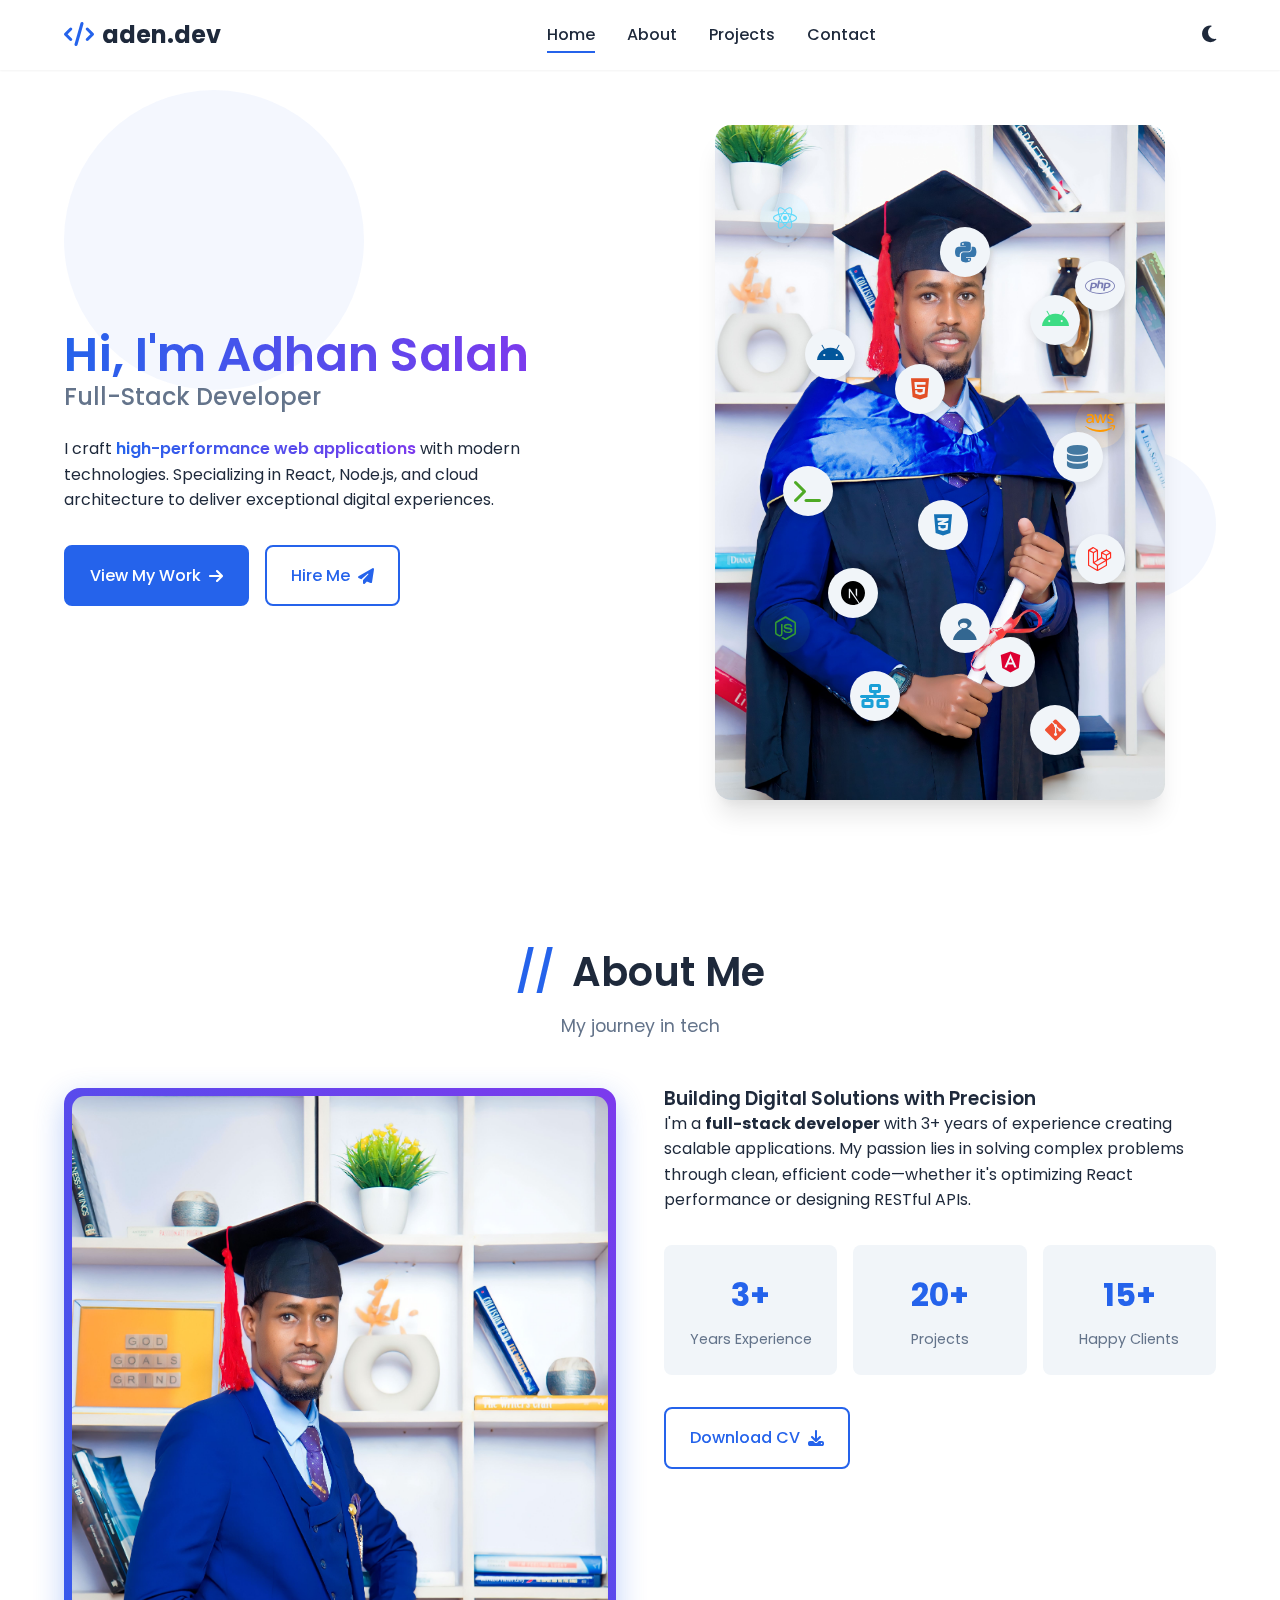
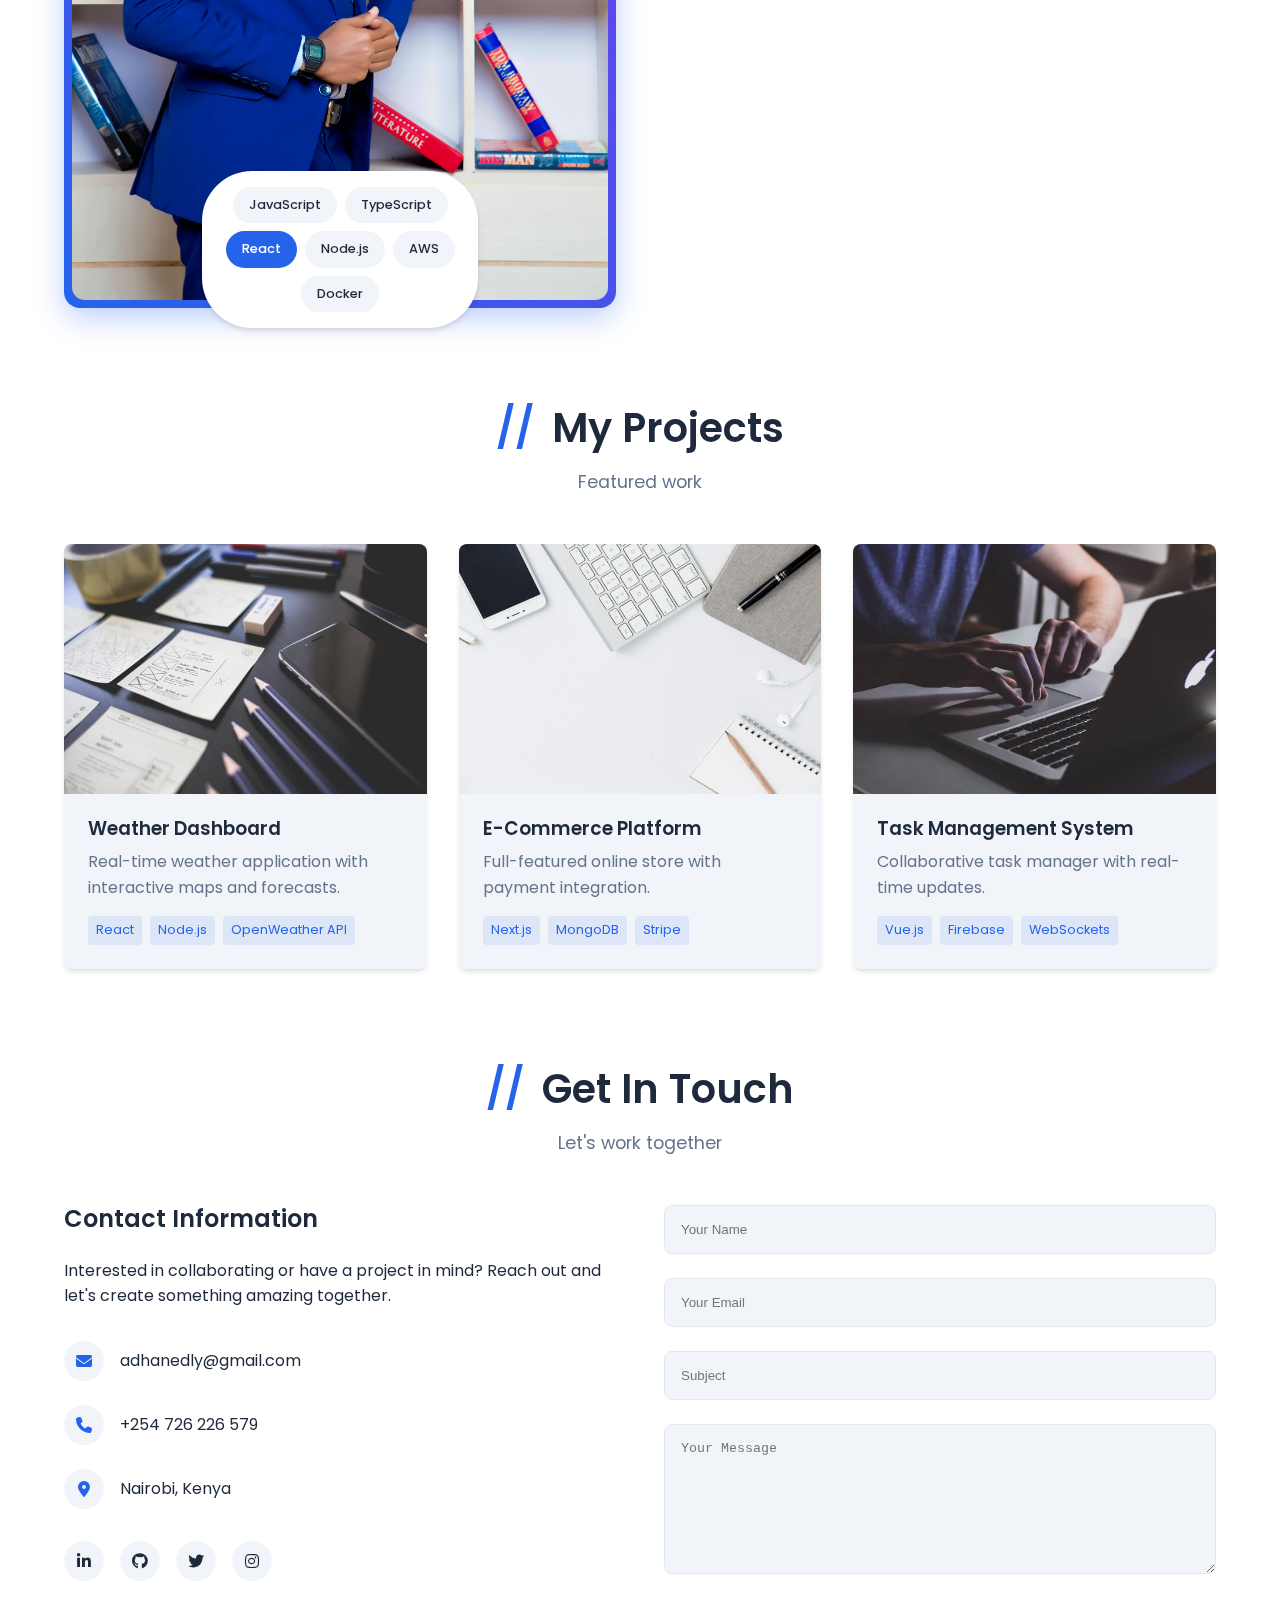
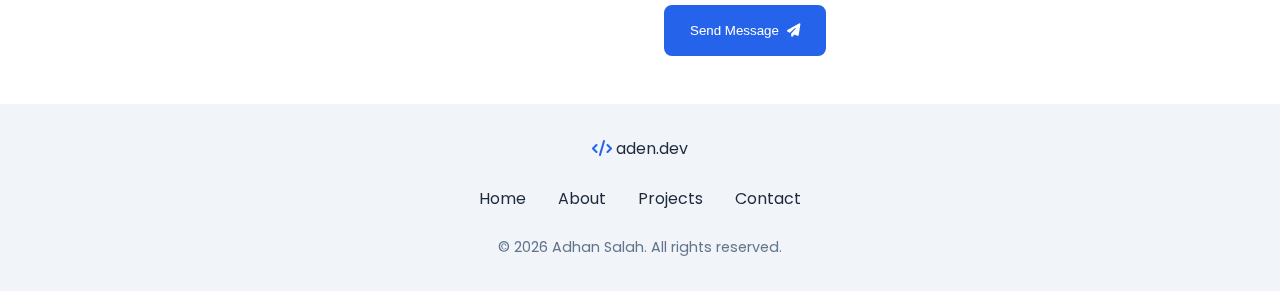
<file: am/index.html>
<!DOCTYPE html>
<html lang="en">
<head>
    <meta charset="UTF-8">
    <meta name="viewport" content="width=device-width, initial-scale=1.0">
    <title>Adhan Salah | Full-Stack Developer</title>
    <link rel="stylesheet" href="https://cdnjs.cloudflare.com/ajax/libs/font-awesome/6.4.0/css/all.min.css">
    <link href="https://fonts.googleapis.com/css2?family=Poppins:wght@300;400;500;600;700&display=swap" rel="stylesheet">
    <link rel="stylesheet" href="assets/style.css">
    <link rel="icon" href="assets/img/favicon.ico">
</head>
<body>
    <!-- Animated Background Elements -->
    <div class="bg-elements">
        <div class="circle"></div>
        <div class="circle"></div>
        <div class="circle"></div>
    </div>

    <!-- Navigation -->
    <nav class="navbar">
        <div class="container">
            <div class="logo">
                <span class="logo-icon"><i class="fas fa-code"></i></span>
                <span class="logo-text">aden.dev</span>
            </div>
            <div class="nav-links">
                <a href="#home" class="nav-link active">Home</a>
                <a href="#about" class="nav-link">About</a>
                <a href="#projects" class="nav-link">Projects</a>
                <a href="#contact" class="nav-link">Contact</a>
            </div>
            <div class="nav-controls">
                <button id="theme-toggle" class="theme-btn">
                    <i class="fas fa-moon"></i>
                </button>
                <button class="hamburger">
                    <i class="fas fa-bars"></i>
                </button>
            </div>
        </div>
    </nav>

    <!-- Hero Section -->
    <section id="home" class="hero">
        <div class="container">
            <div class="hero-content">
                <div class="hero-text">
                    <h1 class="hero-title">
                        <span class="title-gradient">Hi, I'm Adhan Salah</span>
                        <span class="title-sub">Full-Stack Developer</span>
                    </h1>
                    <p class="hero-description">
                        I craft <span class="text-highlight">high-performance web applications</span> with modern technologies.
                        Specializing in React, Node.js, and cloud architecture to deliver exceptional digital experiences.
                    </p>
                    <div class="hero-cta">
                        <a href="#projects" class="btn primary">
                            <span>View My Work</span>
                            <i class="fas fa-arrow-right"></i>
                        </a>
                        <a href="#contact" class="btn secondary">
                            <span>Hire Me</span>
                            <i class="fas fa-paper-plane"></i>
                        </a>
                    </div>
                </div>
                <div class="hero-image">
                    <div class="image-wrapper">
                        <img src="assets/img/Pic1.jpg" alt="Adhan Salah" class="profile-img">
                        <div class="tech-orbits">
                            <div class="orbit react"><i class="fab fa-react"></i></div>
                            <div class="orbit node"><i class="fab fa-node-js"></i></div>
                            <div class="orbit aws"><i class="fab fa-aws"></i></div>
                             <!-- New Orbits -->
                            <div class="orbit php"><i class="fab fa-php"></i></div>
                            <div class="orbit laravel"><i class="fab fa-laravel"></i></div>
                            <div class="orbit flutter"><i class="fab fa-android"></i></div>
                            <div class="orbit cisco"><i class="fas fa-network-wired"></i></div>
                            <div class="orbit python"><i class="fab fa-python"></i></div>
                            <div class="orbit git"><i class="fab fa-git-alt"></i></div>
                            <div class="orbit bash"><i class="fas fa-terminal"></i></div>
                            <div class="orbit android"><i class="fab fa-android"></i></div>
                            <div class="orbit angular"><i class="fab fa-angular"></i></div>
                            <div class="orbit nextjs">
                                <svg viewBox="0 0 128 128" width="24" height="24">
                                    <path d="M64 0C28.7 0 0 28.7 0 64s28.7 64 64 64c11.2 0 21.7-2.9 30.8-7.9L48.4 55.3v36.6h-6.8V41.8h6.8l50.5 75.8C116.4 106.2 128 86.5 128 64c0-35.3-28.7-64-64-64zm22.1 84.6l-7.5-11.3V41.8h7.5v42.8z"></path>
                                </svg>
                            </div>
                            <div class="orbit html"><i class="fab fa-html5"></i></div>
                            <div class="orbit css"><i class="fab fa-css3-alt"></i></div>
                            <div class="orbit mysql"><i class="fas fa-database"></i></div>
                            <div class="orbit postgres">
                                <svg viewBox="0 0 24 24" width="24" height="24">
                                    <path d="M3.787 16.418c1.681-1.592 3.442-2.781 5.404-3.609-2.654-1.393-4.27-3.245-4.27-5.475 0-2.727 2.846-4.818 6.821-4.818 3.975 0 6.822 2.091 6.822 4.818 0 2.23-1.616 4.082-4.27 5.475 1.962.828 3.723 2.017 5.404 3.609 2.752 2.604 4.033 5.515 4.033 8.582H0c0-3.067 1.281-5.978 4.032-8.582zm3.01-6.837c0 1.655 1.624 2.727 3.869 2.727 2.246 0 3.869-1.072 3.869-2.727 0-1.654-1.623-2.727-3.869-2.727-2.245 0-3.869 1.073-3.869 2.727z" fill="#336791"/>
                                </svg>
                            </div>
                        </div>
                        </div>
                    </div>
                </div>
            </div>
        </div>
    </section>

    <!-- About Section -->
    <section id="about" class="about">
        <div class="container">
            <div class="section-header">
                <h2 class="section-title">
                    <span class="title-decorator">//</span> About Me
                </h2>
                <p class="section-subtitle">My journey in tech</p>
            </div>
            <div class="about-content">
                <div class="about-image">
                    <div class="glowing-border">
                        <img src="assets/img/Pic2.jpg" alt="Adhan Working">
                    </div>
                    <div class="skill-cloud">
                        <span class="skill-tag">JavaScript</span>
                        <span class="skill-tag">TypeScript</span>
                        <span class="skill-tag highlight">React</span>
                        <span class="skill-tag">Node.js</span>
                        <span class="skill-tag">AWS</span>
                        <span class="skill-tag">Docker</span>
                    </div>
                </div>
                <div class="about-text">
                    <h3>Building Digital Solutions with Precision</h3>
                    <p>
                        I'm a <strong>full-stack developer</strong> with 3+ years of experience creating scalable applications.
                        My passion lies in solving complex problems through clean, efficient code—whether it's optimizing
                        React performance or designing RESTful APIs.
                    </p>
                    <div class="about-stats">
                        <div class="stat-card">
                            <div class="stat-number">3+</div>
                            <div class="stat-label">Years Experience</div>
                        </div>
                        <div class="stat-card">
                            <div class="stat-number">20+</div>
                            <div class="stat-label">Projects</div>
                        </div>
                        <div class="stat-card">
                            <div class="stat-number">15+</div>
                            <div class="stat-label">Happy Clients</div>
                        </div>
                    </div>
                    <a href="assets/img/Adhan.Salah CV 25.pdf" class="btn outline" download>
                        <span>Download CV</span>
                        <i class="fas fa-download"></i>
                    </a>
                </div>
            </div>
        </div>
    </section>

    <!-- Projects Section -->
    <section id="projects" class="projects">
        <div class="container">
            <div class="section-header">
                <h2 class="section-title">
                    <span class="title-decorator">//</span> My Projects
                </h2>
                <p class="section-subtitle">Featured work</p>
            </div>
            <div class="projects-grid">
                <!-- Project 1 -->
                <div class="project-card">
                    <div class="project-image">
                        <img src="assets/img/work1.jpg" alt="Weather App">
                        <div class="project-links">
                            <a href="#" class="project-link"><i class="fas fa-eye"></i></a>
                            <a href="#" class="project-link"><i class="fab fa-github"></i></a>
                        </div>
                    </div>
                    <div class="project-info">
                        <h3>Weather Dashboard</h3>
                        <p>Real-time weather application with interactive maps and forecasts.</p>
                        <div class="project-tech">
                            <span>React</span>
                            <span>Node.js</span>
                            <span>OpenWeather API</span>
                        </div>
                    </div>
                </div>
                
                <!-- Project 2 -->
                <div class="project-card">
                    <div class="project-image">
                        <img src="assets/img/work2.jpg" alt="E-commerce Platform">
                        <div class="project-links">
                            <a href="#" class="project-link"><i class="fas fa-eye"></i></a>
                            <a href="#" class="project-link"><i class="fab fa-github"></i></a>
                        </div>
                    </div>
                    <div class="project-info">
                        <h3>E-Commerce Platform</h3>
                        <p>Full-featured online store with payment integration.</p>
                        <div class="project-tech">
                            <span>Next.js</span>
                            <span>MongoDB</span>
                            <span>Stripe</span>
                        </div>
                    </div>
                </div>
                
                <!-- Project 3 -->
                <div class="project-card">
                    <div class="project-image">
                        <img src="assets/img/work3.jpg" alt="Task Manager">
                        <div class="project-links">
                            <a href="#" class="project-link"><i class="fas fa-eye"></i></a>
                            <a href="#" class="project-link"><i class="fab fa-github"></i></a>
                        </div>
                    </div>
                    <div class="project-info">
                        <h3>Task Management System</h3>
                        <p>Collaborative task manager with real-time updates.</p>
                        <div class="project-tech">
                            <span>Vue.js</span>
                            <span>Firebase</span>
                            <span>WebSockets</span>
                        </div>
                    </div>
                </div>
            </div>
        </div>
    </section>

    <!-- Contact Section -->
    <section id="contact" class="contact">
        <div class="container">
            <div class="section-header">
                <h2 class="section-title">
                    <span class="title-decorator">//</span> Get In Touch
                </h2>
                <p class="section-subtitle">Let's work together</p>
            </div>
            <div class="contact-content">
                <div class="contact-info">
                    <h3>Contact Information</h3>
                    <p>
                        Interested in collaborating or have a project in mind?
                        Reach out and let's create something amazing together.
                    </p>
                    <div class="contact-details">
                        <div class="contact-item">
                            <i class="fas fa-envelope"></i>
                            <span>adhanedly@gmail.com</span>
                        </div>
                        <div class="contact-item">
                            <i class="fas fa-phone"></i>
                            <span>+254 726 226 579</span>
                        </div>
                        <div class="contact-item">
                            <i class="fas fa-map-marker-alt"></i>
                            <span>Nairobi, Kenya</span>
                        </div>
                    </div>
                    <div class="social-links">
                        <a href="https://www.linkedin.com/in/adhan-moge/" class="social-link"><i class="fab fa-linkedin-in"></i></a>
                        <a href="https://github.com/adensalah" class="social-link"><i class="fab fa-github"></i></a>
                        <a href="https://twitter.com/_adensalah" class="social-link"><i class="fab fa-twitter"></i></a>
                        <a href="https://www.instagram.com/_adensalah" class="social-link"><i class="fab fa-instagram"></i></a>
                    </div>
                </div>
                <form class="contact-form">
                    <div class="form-group">
                        <input type="text" placeholder="Your Name" required>
                    </div>
                    <div class="form-group">
                        <input type="email" placeholder="Your Email" required>
                    </div>
                    <div class="form-group">
                        <input type="text" placeholder="Subject">
                    </div>
                    <div class="form-group">
                        <textarea placeholder="Your Message" required></textarea>
                    </div>
                    <button type="submit" class="btn primary">
                        <span>Send Message</span>
                        <i class="fas fa-paper-plane"></i>
                    </button>
                </form>
            </div>
        </div>
    </section>

    <!-- Footer -->
    <footer class="footer">
        <div class="container">
            <div class="footer-content">
                <div class="footer-logo">
                    <span class="logo-icon"><i class="fas fa-code"></i></span>
                    <span class="logo-text">aden.dev</span>
                </div>
                <div class="footer-links">
                    <a href="#home">Home</a>
                    <a href="#about">About</a>
                    <a href="#projects">Projects</a>
                    <a href="#contact">Contact</a>
                </div>
                <div class="footer-copy">
                    &copy; <span id="year"></span> Adhan Salah. All rights reserved.
                </div>
            </div>
        </div>
    </footer>

    <script src="assets/app.js"></script>
</body>
</html>
</file>
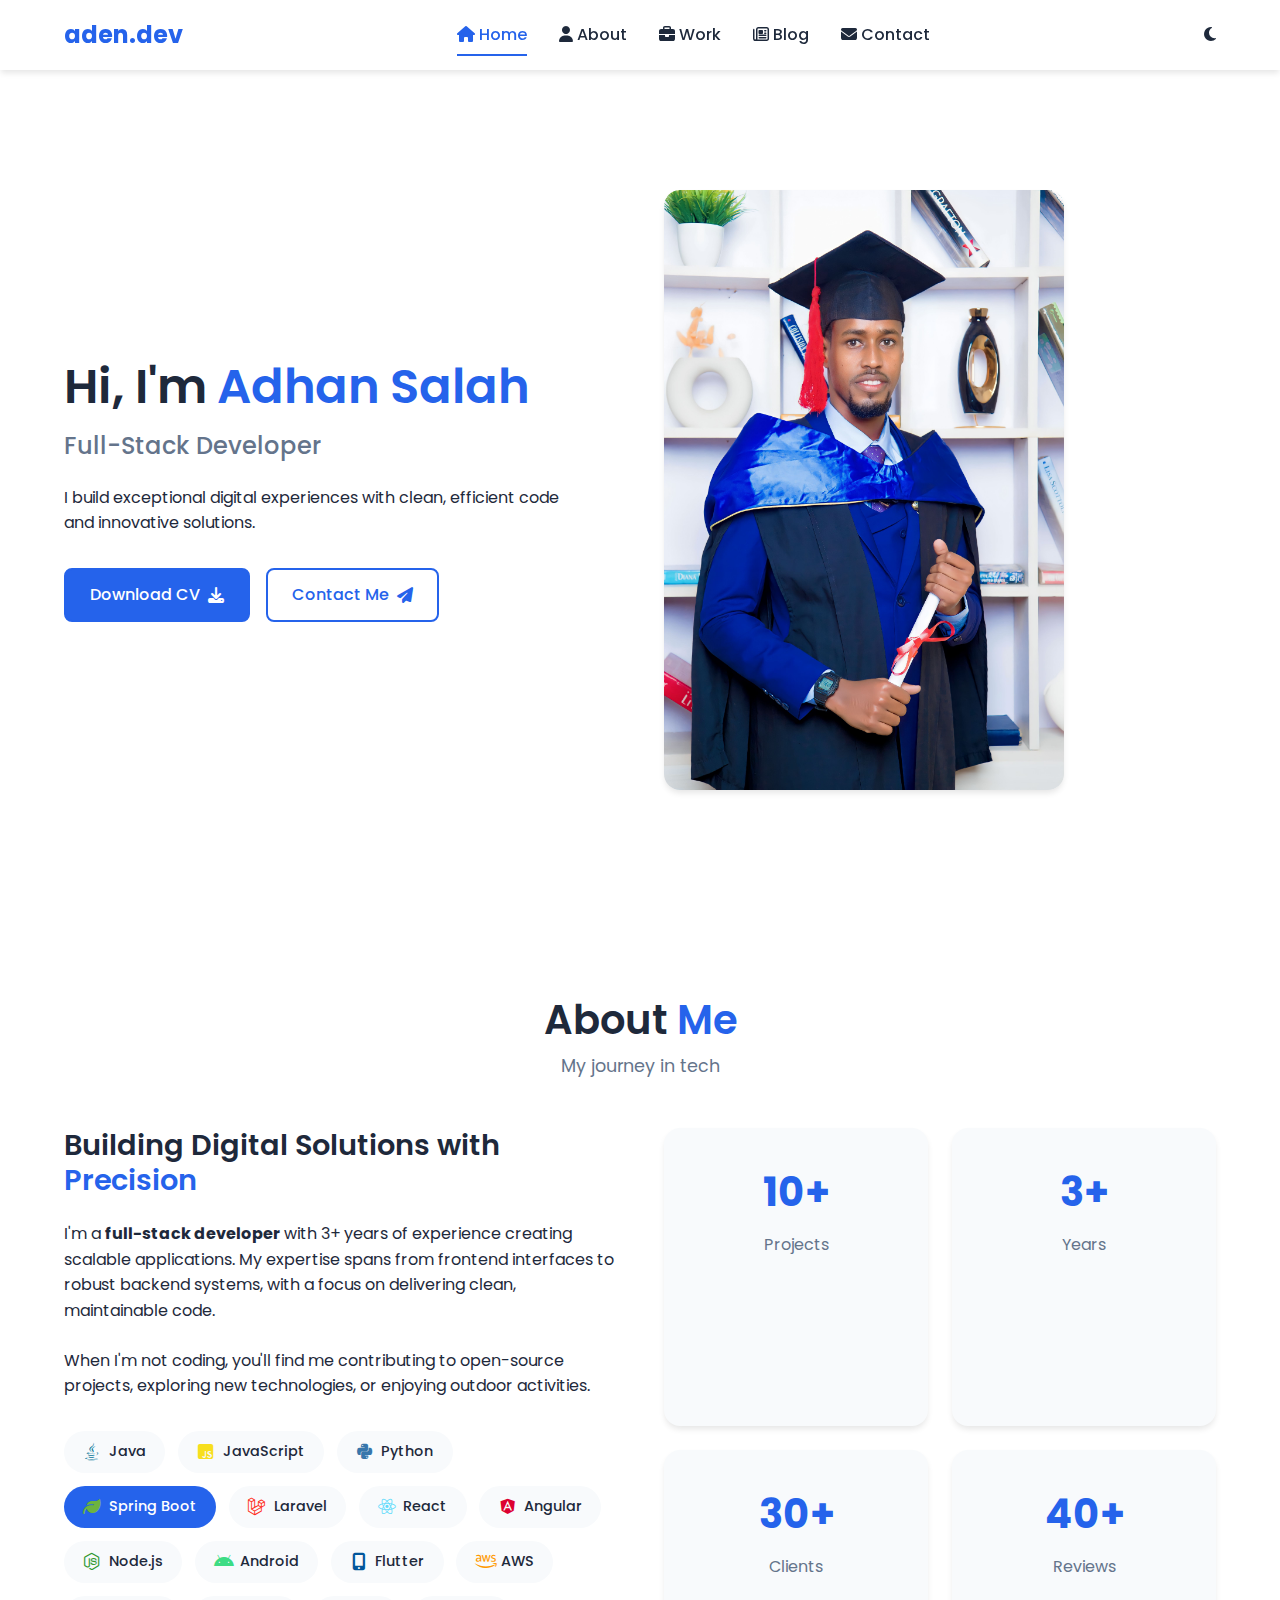
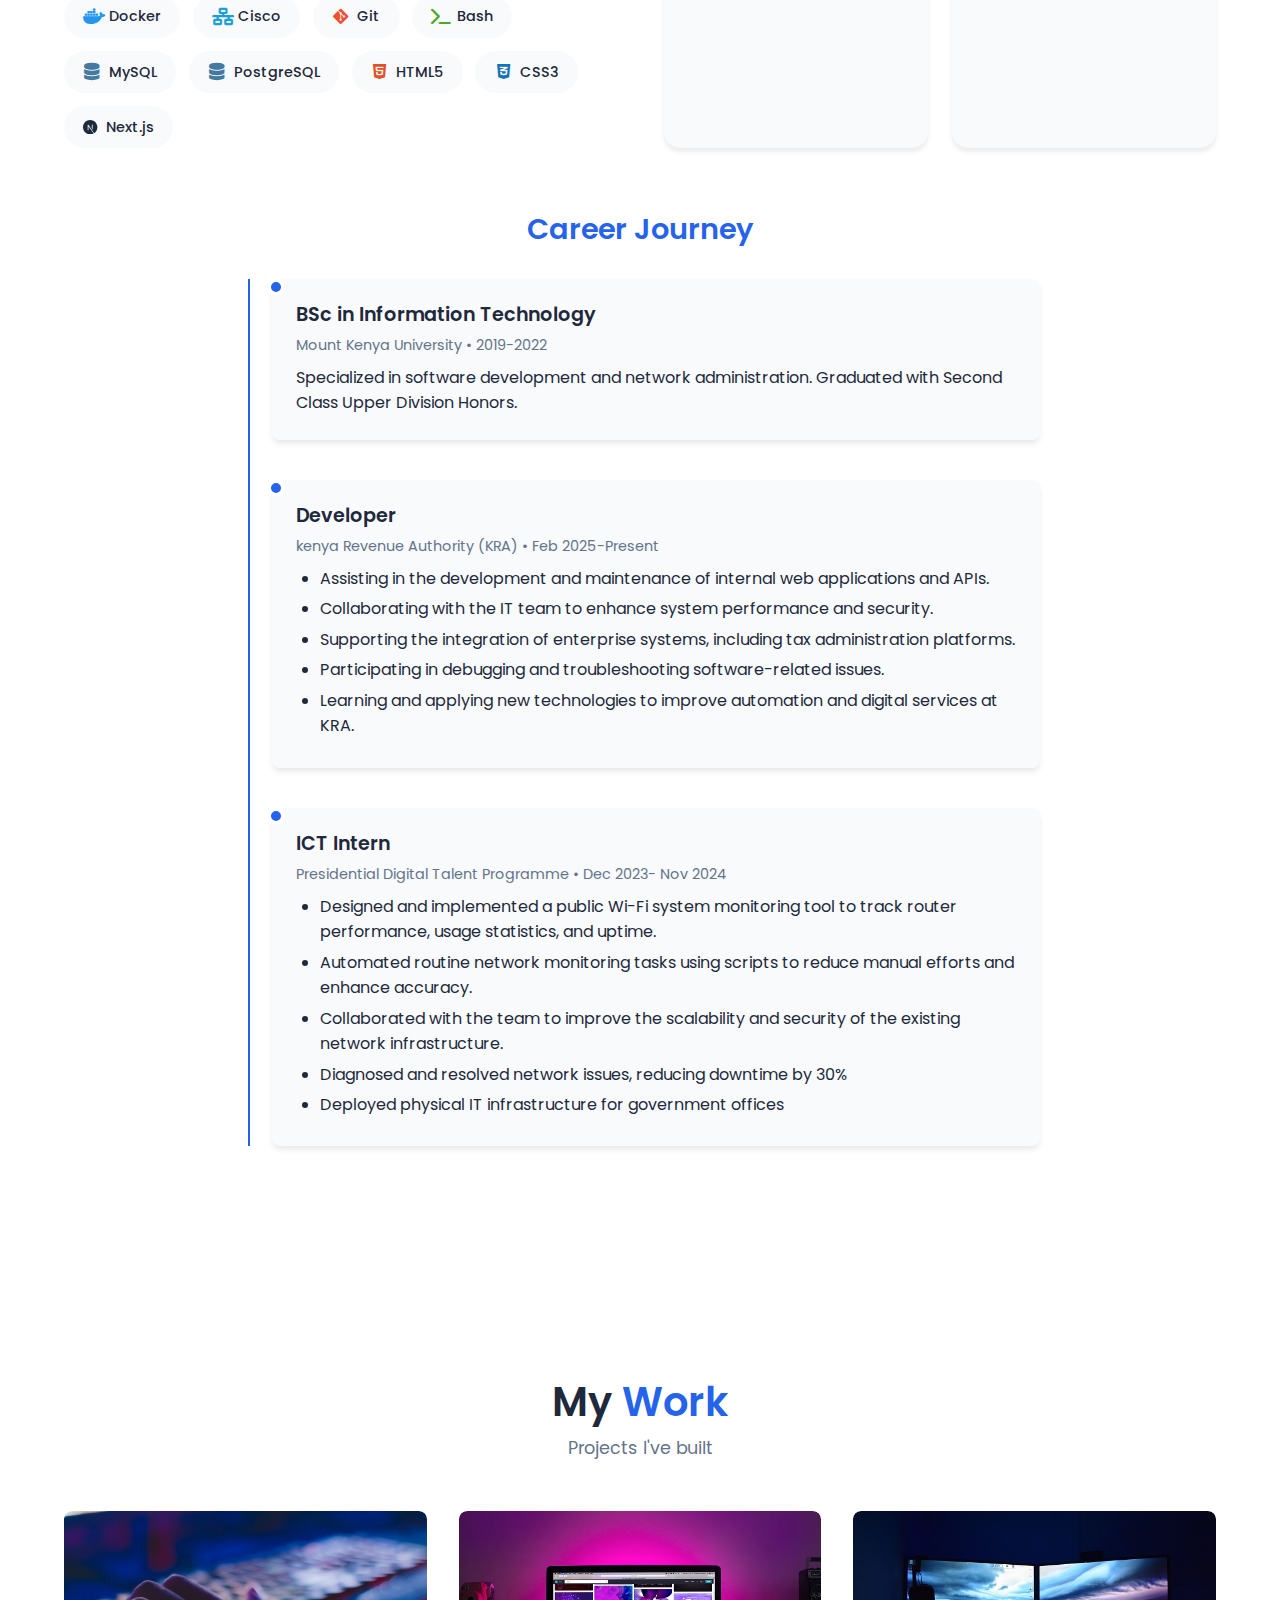
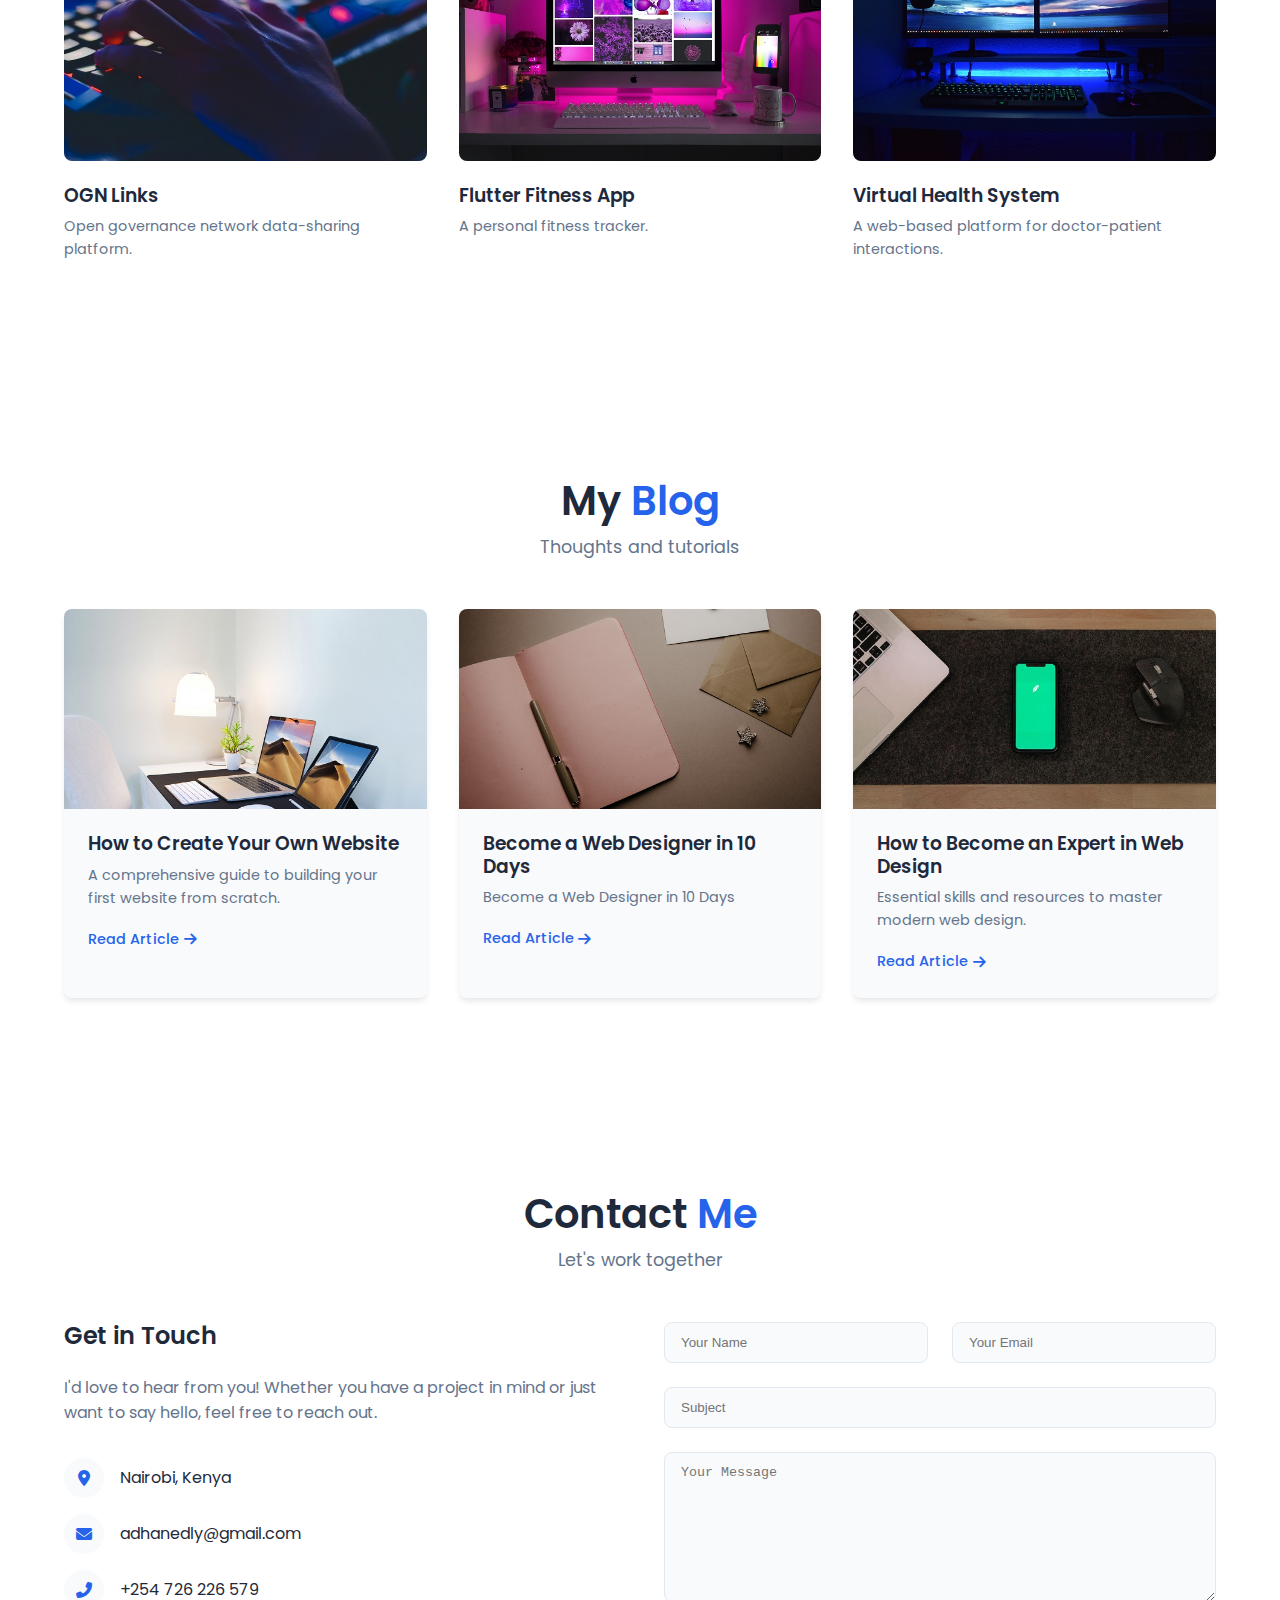
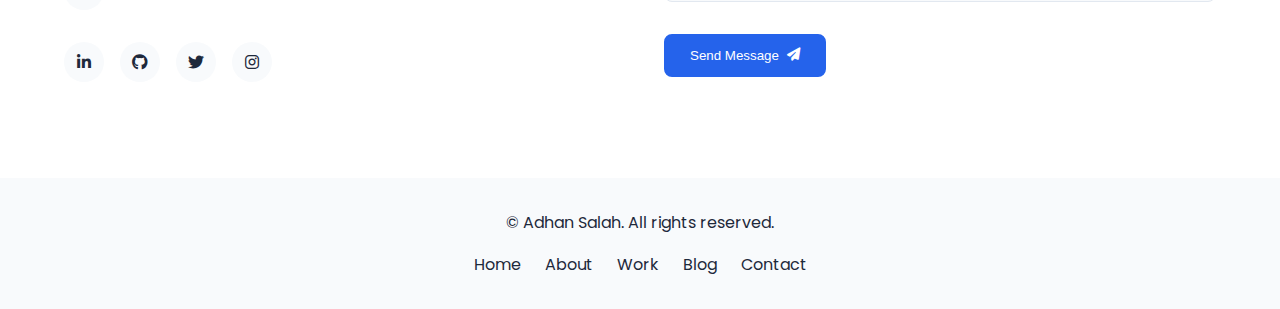
<file: as/index.html>
<!DOCTYPE html>
<html lang="en">
<head>
    <meta charset="UTF-8">
    <meta name="viewport" content="width=device-width, initial-scale=1.0">
    <title>Adhan Salah | Developer</title>
    <link rel="shortcut icon" type="image/x-icon" href="assets/img/application.png">
    <!-- Font Awesome -->
    <link rel="stylesheet" href="https://cdnjs.cloudflare.com/ajax/libs/font-awesome/6.4.0/css/all.min.css">
    <!-- Google Fonts -->
    <link href="https://fonts.googleapis.com/css2?family=Poppins:wght@300;400;500;600;700&display=swap" rel="stylesheet">
    <link rel="stylesheet" href="assets/css/styles.css">
</head>
<body>
    <!-- Navigation -->
    <nav class="navbar">
        <div class="container">
            <a href="#" class="logo">aden.dev</a>
            <div class="nav-links">
                <a href="#home" class="active"><i class="fas fa-home"></i> Home</a>
                <a href="#about"><i class="fas fa-user"></i> About</a>
                <a href="#portfolio"><i class="fas fa-briefcase"></i> Work</a>
                <a href="#blogs"><i class="far fa-newspaper"></i> Blog</a>
                <a href="#contact"><i class="fas fa-envelope"></i> Contact</a>
            </div>
            <div class="theme-btn">
                <i class="fas fa-moon"></i> <!-- Default icon -->
              </div>
    </nav>

    <!-- Hero Section -->
    <header class="hero" id="home">
        <div class="container">
            <div class="hero-content">
                <div class="hero-text">
                    <h1>Hi, I'm <span>Adhan Salah</span></h1>
                    <h2>Full-Stack Developer</h2>
                    <p>I build exceptional digital experiences with clean, efficient code and innovative solutions.</p>
                    <div class="cta-buttons">
                        <a href="assets/img/Adhan.Salah CV 25.pdf" class="btn primary">
                            <span>Download CV</span>
                            <i class="fas fa-download"></i>
                        </a>
                        <a href="#contact" class="btn secondary">
                            <span>Contact Me</span>
                            <i class="fas fa-paper-plane"></i>
                        </a>
                    </div>
                </div>
                <div class="hero-image">
                    <div class="image-wrapper">
                        <img src="assets/img/Pic1.jpg" alt="Adhan Salah" class="profile-img">
                        <div class="shape-overlay"></div>
                    </div>
                </div>
            </div>
        </div>
    </header>

    <main class="container">
        <!-- About Section -->
        <section class="section about" id="about">
            <div class="section-header">
                <h2>About <span>Me</span></h2>
                <p class="section-subtitle">My journey in tech</p>
            </div>

            <div class="about-grid">
                <div class="about-content">
                    <h3>Building Digital Solutions with <span>Precision</span></h3>
                    <p>I'm a <strong>full-stack developer</strong> with 3+ years of experience creating scalable applications. My expertise spans from frontend interfaces to robust backend systems, with a focus on delivering clean, maintainable code.</p>
                    <p>When I'm not coding, you'll find me contributing to open-source projects, exploring new technologies, or enjoying outdoor activities.</p>
                    <div class="skills-tags">
                    <!-- Core Languages -->
                    <span><i class="fab fa-java"></i> Java</span>
                    <span><i class="fab fa-js-square"></i> JavaScript</span>
                    <span><i class="fab fa-python"></i> Python</span>
                    
                    <!-- Frameworks -->
                    <span class="highlight"><i class="fas fa-leaf"></i> Spring Boot</span>
                    <span><i class="fab fa-laravel"></i> Laravel</span>
                    <span><i class="fab fa-react"></i> React</span>
                    <span><i class="fab fa-angular"></i> Angular</span>
                    
                    <!-- Backend -->
                    <span><i class="fab fa-node-js"></i> Node.js</span>
                    
                    <!-- Mobile -->
                    <span><i class="fab fa-android"></i> Android</span>
                    <span><i class="fas fa-mobile-alt"></i> Flutter</span>
                    
                    <!-- Cloud/DevOps -->
                    <span><i class="fab fa-aws"></i> AWS</span>
                    <span><i class="fab fa-docker"></i> Docker</span>
                    
                    <!-- Networking -->
                    <span><i class="fas fa-network-wired"></i> Cisco</span>
                    
                    <!-- Version Control -->
                    <span><i class="fab fa-git-alt"></i> Git</span>
                    
                    <!-- Scripting -->
                    <span><i class="fas fa-terminal"></i> Bash</span>
                    
                    <!-- Databases -->
                    <span><i class="fas fa-database"></i> MySQL</span>
                    <span><i class="fas fa-database"></i> PostgreSQL</span>
                    
                    <!-- Web Fundamentals -->
                    <span><i class="fab fa-html5"></i> HTML5</span>
                    <span><i class="fab fa-css3-alt"></i> CSS3</span>
                    
                    <!-- Modern JS -->
                    <span>
                        <svg class="skill-icon" viewBox="0 0 128 128" width="16" height="16">
                        <path d="M64 0C28.7 0 0 28.7 0 64s28.7 64 64 64c11.2 0 21.7-2.9 30.8-7.9L48.4 55.3v36.6h-6.8V41.8h6.8l50.5 75.8C116.4 106.2 128 86.5 128 64c0-35.3-28.7-64-64-64zm22.1 84.6l-7.5-11.3V41.8h7.5v42.8z"></path>
                        </svg> Next.js
                    </span>
                    </div>
                </div>

                <div class="stats-cards">
                    <div class="stat-card">
                        <div class="stat-number">10+</div>
                        <div class="stat-label">Projects</div>
                    </div>
                    <div class="stat-card">
                        <div class="stat-number">3+</div>
                        <div class="stat-label">Years</div>
                    </div>
                    <div class="stat-card">
                        <div class="stat-number">30+</div>
                        <div class="stat-label">Clients</div>
                    </div>
                    <div class="stat-card">
                        <div class="stat-number">40+</div>
                        <div class="stat-label">Reviews</div>
                    </div>
                </div>
            </div>

            <div class="timeline-section">
                <h3 class="timeline-title">Career Journey</h3>
                <div class="timeline">
                    <div class="timeline-item">
                        <div class="timeline-marker"></div>
                        <div class="timeline-content">
                            <h4>BSc in Information Technology</h4>
                            <p class="timeline-meta">Mount Kenya University • 2019-2022</p>
                            <p>Specialized in software development and network administration. Graduated with Second Class Upper Division Honors.</p>
                        </div>
                    </div>
                    <div class="timeline-item">
                        <div class="timeline-marker"></div>
                        <div class="timeline-content">
                            <h4>Developer </h4>
                            <p class="timeline-meta">kenya Revenue Authority (KRA) • Feb 2025-Present</p>
                            <ul>
                                <li>Assisting in the development and maintenance of internal web applications and APIs. </li>
                                <li>Collaborating with the IT team to enhance system performance and security. </li>
                                <li>Supporting the integration of enterprise systems, including tax administration platforms.</li>
                                <li>Participating in debugging and troubleshooting software-related issues. </li>
                                <li>Learning and applying new technologies to improve automation and digital services at KRA.</li>
                            </ul>
                        </div>
                    </div>
                    <div class="timeline-item">
                        <div class="timeline-marker"></div>
                        <div class="timeline-content">
                            <h4>ICT Intern</h4>
                            <p class="timeline-meta">Presidential Digital Talent Programme • Dec 2023- Nov 2024</p>
                            <ul>
                                <li>Designed and implemented a public Wi-Fi system monitoring tool to track router performance, usage statistics, and uptime. </li>
                                <li>Automated routine network monitoring tasks using scripts to reduce manual efforts and enhance accuracy. </li>
                                <li>Collaborated with the team to improve the scalability and security of the existing network infrastructure. </li>
                                <li>Diagnosed and resolved network issues, reducing downtime by 30%</li>
                                <li>Deployed physical IT infrastructure for government offices</li>
                            </ul>
                        </div>
                    </div>
                </div>
            </div>
        </section>

        <!-- Portfolio Section -->
        <section class="section portfolio" id="portfolio">
            <div class="section-header">
                <h2>My <span>Work</span></h2>
                <p class="section-subtitle">Projects I've built</p>
            </div>

            <div class="portfolio-grid">
                <!-- Project 1 -->
                <div class="portfolio-item">
                    <div class="portfolio-image">
                        <img src="assets/img/port1.jpg" alt="Project 1">
                        <div class="portfolio-overlay">
                            <div class="portfolio-links">
                                <a href="#" class="portfolio-link"><i class="fab fa-github"></i></a>
                                <a href="#" class="portfolio-link"><i class="fas fa-external-link-alt"></i></a>
                            </div>
                        </div>
                    </div>
                    <div class="portfolio-info">
                        <h3>OGN Links</h3>
                        <p>Open governance network data-sharing platform.</p>
                    </div>
                </div>
                
                <!-- Repeat for other projects -->
                <!-- Project 2 -->
                <div class="portfolio-item">
                    <div class="portfolio-image">
                        <img src="assets/img/port2.jpg" alt="Project 2">
                        <div class="portfolio-overlay">
                            <div class="portfolio-links">
                                <a href="#" class="portfolio-link"><i class="fab fa-github"></i></a>
                                <a href="#" class="portfolio-link"><i class="fas fa-external-link-alt"></i></a>
                            </div>
                        </div>
                    </div>
                    <div class="portfolio-info">
                        <h3>Flutter Fitness App</h3>
                        <p>A personal fitness tracker. </p>
                    </div>
                </div>
                
                <!-- Project 3 -->
                <div class="portfolio-item">
                    <div class="portfolio-image">
                        <img src="assets/img/port3.jpg" alt="Project 3">
                        <div class="portfolio-overlay">
                            <div class="portfolio-links">
                                <a href="#" class="portfolio-link"><i class="fab fa-github"></i></a>
                                <a href="#" class="portfolio-link"><i class="fas fa-external-link-alt"></i></a>
                            </div>
                        </div>
                    </div>
                    <div class="portfolio-info">
                        <h3>Virtual Health System</h3>
                        <p>A web-based platform for doctor-patient interactions.</p>
                    </div>
                </div>
            </div>
        </section>

        <!-- Blog Section -->
        <section class="section blog" id="blogs">
            <div class="section-header">
                <h2>My <span>Blog</span></h2>
                <p class="section-subtitle">Thoughts and tutorials</p>
            </div>

            <div class="blog-grid">
                <article class="blog-card">
                    <div class="blog-image">
                        <img src="assets/img/port6.jpg" alt="Blog Post">
                    </div>
                    <div class="blog-content">
                        <h3><a href="https://adensalah.hashnode.dev/how-to-create-your-own-website">How to Create Your Own Website</a></h3>
                        <p>A comprehensive guide to building your first website from scratch.</p>
                        <a href="https://adensalah.hashnode.dev/how-to-create-your-own-website" class="read-more">Read Article <i class="fas fa-arrow-right"></i></a>
                    </div>
                </article>

                
                <article class="blog-card">
                    <div class="blog-image">
                        <img src="assets/img/blog2.jpg" alt="Blog Post">
                    </div>
                    <div class="blog-content">
                        <h3><a href="https://adensalah.hashnode.dev/how-to-become-an-expert-in-web-design">Become a Web Designer in 10 Days</a></h3>
                        <p>Become a Web Designer in 10 Days</p>
                        <a href="https://adensalah.hashnode.dev/how-to-become-an-expert-in-web-design" class="read-more">Read Article <i class="fas fa-arrow-right"></i></a>
                    </div>
                </article>

                <article class="blog-card">
                    <div class="blog-image">
                        <img src="assets/img/blog1.jpg" alt="Blog Post">
                    </div>
                    <div class="blog-content">
                        <h3><a href="https://adensalah.hashnode.dev/how-to-become-an-expert-in-web-design">How to Become an Expert in Web Design</a></h3>
                        <p>Essential skills and resources to master modern web design.</p>
                        <a href="https://adensalah.hashnode.dev/how-to-become-an-expert-in-web-design" class="read-more">Read Article <i class="fas fa-arrow-right"></i></a>
                    </div>
                </article>
            </div>
        </section>

        <!-- Contact Section -->
        <section class="section contact" id="contact">
            <div class="section-header">
                <h2>Contact <span>Me</span></h2>
                <p class="section-subtitle">Let's work together</p>
            </div>

            <div class="contact-grid">
                <div class="contact-info">
                    <h3>Get in Touch</h3>
                    <p>I'd love to hear from you! Whether you have a project in mind or just want to say hello, feel free to reach out.</p>
                    
                    <div class="contact-details">
                        <div class="contact-item">
                            <i class="fas fa-map-marker-alt"></i>
                            <span>Nairobi, Kenya</span>
                        </div>
                        <div class="contact-item">
                            <i class="fas fa-envelope"></i>
                            <span>adhanedly@gmail.com</span>
                        </div>
                        <div class="contact-item">
                            <i class="fas fa-phone-alt"></i>
                            <span>+254 726 226 579</span>
                        </div>
                    </div>

                    <div class="social-links">
                        <a href="https://www.linkedin.com/in/adhan-moge/" target="_blank"><i class="fab fa-linkedin-in"></i></a>
                        <a href="https://github.com/adensalah" target="_blank"><i class="fab fa-github"></i></a>
                        <a href="https://twitter.com/_adensalah" target="_blank"><i class="fab fa-twitter"></i></a>
                        <a href="https://www.instagram.com/_adensalah" target="_blank"><i class="fab fa-instagram"></i></a>
                    </div>
                </div>

                <form class="contact-form">
                    <div class="form-group dual-input">
                        <input type="text" placeholder="Your Name" required>
                        <input type="email" placeholder="Your Email" required>
                    </div>
                    <div class="form-group">
                        <input type="text" placeholder="Subject" required>
                    </div>
                    <div class="form-group">
                        <textarea placeholder="Your Message" required></textarea>
                    </div>
                    <button type="submit" class="btn primary">
                        <span>Send Message</span>
                        <i class="fas fa-paper-plane"></i>
                    </button>
                </form>
            </div>
        </section>
    </main>

    <footer class="footer">
        <div class="container">
            <p>&copy; <span id="year"></span> Adhan Salah. All rights reserved.</p>
            <div class="footer-links">
                <a href="#home">Home</a>
                <a href="#about">About</a>
                <a href="#portfolio">Work</a>
                <a href="#blogs">Blog</a>
                <a href="#contact">Contact</a>
            </div>
        </div>
    </footer>

    <script src="assets/js/app.js"></script>
</body>
</html>
</file>
<file: am/assets/style.css>
/* Tech Orbits */
.tech-orbits {
    position: absolute;
    top: 0;
    left: 0;
    width: 100%;
    height: 100%;
}

.orbit {
    position: absolute;
    width: 50px;
    height: 50px;
    border-radius: 50%;
    display: flex;
    align-items: center;
    justify-content: center;
    font-size: 1.5rem;
    animation: orbit 10s linear infinite;
    box-shadow: 0 4px 10px rgba(0,0,0,0.1);
    background: var(--bg-secondary);
}

/* Original Orbits */
.orbit.react {
    top: 10%;
    left: 10%;
    color: #61DAFB;
    animation-delay: 0s;
}
.orbit.node {
    top: 70%;
    left: 10%;
    color: #339933;
    animation-delay: -3s;
}
.orbit.aws {
    top: 40%;
    left: 80%;
    color: #FF9900;
    animation-delay: -6s;
}

/* New Orbits */
.orbit.php {
    top: 20%;
    left: 80%;
    color: #777BB3;
    animation-delay: -1s;
}
.orbit.laravel {
    top: 60%;
    left: 80%;
    color: #FF2D20;
    animation-delay: -4s;
}
.orbit.flutter {
    top: 30%;
    left: 20%;
    color: #02569B;
    animation-delay: -2s;
}
.orbit.cisco {
    top: 80%;
    left: 30%;
    color: #1BA0D7;
    animation-delay: -5s;
}
.orbit.python {
    top: 15%;
    left: 50%;
    color: #3776AB;
    animation-delay: -1.5s;
}
.orbit.git {
    top: 85%;
    left: 70%;
    color: #F05032;
    animation-delay: -5.5s;
}
.orbit.bash {
    top: 50%;
    left: 15%;
    color: #4EAA25;
    animation-delay: -3.5s;
}
.orbit.android {
    top: 25%;
    left: 70%;
    color: #3DDC84;
    animation-delay: -2.5s;
}
.orbit.angular {
    top: 75%;
    left: 60%;
    color: #DD0031;
    animation-delay: -4.5s;
}
.orbit.nextjs {
    top: 65%;
    left: 25%;
    animation-delay: -3.5s;
}
.orbit.html {
    top: 35%;
    left: 40%;
    color: #E34F26;
    animation-delay: -2s;
}
.orbit.css {
    top: 55%;
    left: 45%;
    color: #1572B6;
    animation-delay: -3s;
}
.orbit.mysql {
    top: 45%;
    left: 75%;
    color: #4479A1;
    animation-delay: -4s;
}
.orbit.postgres {
    top: 70%;
    left: 50%;
    animation-delay: -5s;
}

/* Orbit Animation */
@keyframes orbit {
    0% { transform: rotate(0deg) translateX(120px) rotate(0deg); }
    100% { transform: rotate(360deg) translateX(120px) rotate(-360deg); }
}

/* Responsive Adjustments */
@media (max-width: 768px) {
    .orbit {
        width: 40px;
        height: 40px;
        font-size: 1.2rem;
    }
    
    @keyframes orbit {
        0% { transform: rotate(0deg) translateX(80px) rotate(0deg); }
        100% { transform: rotate(360deg) translateX(80px) rotate(-360deg); }
    }
}
:root {
    /* Colors */
    --primary: #2563eb;
    --primary-dark: #1d4ed8;
    --secondary: #7c3aed;
    --accent: #10b981;
    --dark: #1e293b;
    --light: #f8fafc;
    --gray: #64748b;
    --bg: #ffffff;
    --bg-secondary: #f1f5f9;
    --border: #e2e8f0;
    
    /* Spacing */
    --space-xs: 0.5rem;
    --space-sm: 1rem;
    --space-md: 1.5rem;
    --space-lg: 2rem;
    --space-xl: 3rem;
    
    /* Shadows */
    --shadow-sm: 0 1px 2px 0 rgba(0, 0, 0, 0.05);
    --shadow: 0 4px 6px -1px rgba(0, 0, 0, 0.1), 0 2px 4px -1px rgba(0, 0, 0, 0.06);
    --shadow-md: 0 10px 15px -3px rgba(0, 0, 0, 0.1), 0 4px 6px -2px rgba(0, 0, 0, 0.05);
    --shadow-lg: 0 20px 25px -5px rgba(0, 0, 0, 0.1), 0 10px 10px -5px rgba(0, 0, 0, 0.04);
    
    /* Transitions */
    --transition: all 0.3s ease;
}

[data-theme="dark"] {
    --primary: #3b82f6;
    --primary-dark: #2563eb;
    --secondary: #8b5cf6;
    --dark: #f8fafc;
    --light: #1e293b;
    --gray: #94a3b8;
    --bg: #0f172a;
    --bg-secondary: #1e293b;
    --border: #334155;
}

/* Base Styles */
* {
    margin: 0;
    padding: 0;
    box-sizing: border-box;
}

html {
    scroll-behavior: smooth;
}

body {
    font-family: 'Poppins', sans-serif;
    background-color: var(--bg);
    color: var(--dark);
    line-height: 1.6;
    transition: var(--transition);
}

.container {
    width: 100%;
    max-width: 1200px;
    margin: 0 auto;
    padding: 0 var(--space-md);
}

section {
    padding: var(--space-xl) 0;
}

h1, h2, h3, h4 {
    font-weight: 600;
    line-height: 1.2;
}

a {
    text-decoration: none;
    color: inherit;
}

img {
    max-width: 100%;
    height: auto;
}

.btn {
    display: inline-flex;
    align-items: center;
    justify-content: center;
    gap: var(--space-xs);
    padding: var(--space-sm) var(--space-md);
    border-radius: 0.5rem;
    font-weight: 500;
    transition: var(--transition);
    cursor: pointer;
}

.btn.primary {
    background-color: var(--primary);
    color: white;
    border: 2px solid var(--primary);
}

.btn.primary:hover {
    background-color: var(--primary-dark);
    border-color: var(--primary-dark);
    transform: translateY(-2px);
    box-shadow: var(--shadow-md);
}

.btn.secondary {
    background-color: transparent;
    color: var(--primary);
    border: 2px solid var(--primary);
}

.btn.secondary:hover {
    background-color: var(--primary);
    color: white;
    transform: translateY(-2px);
}

.btn.outline {
    background: transparent;
    color: var(--primary);
    border: 2px solid var(--primary);
}

.btn.outline:hover {
    background: rgba(37, 99, 235, 0.1);
}

.section-header {
    text-align: center;
    margin-bottom: var(--space-xl);
}

.section-title {
    font-size: 2.5rem;
    margin-bottom: var(--space-sm);
}

.section-title .title-decorator {
    color: var(--primary);
    margin-right: var(--space-xs);
}

.section-subtitle {
    color: var(--gray);
    font-size: 1.1rem;
}

/* Background Elements */
.bg-elements {
    position: fixed;
    top: 0;
    left: 0;
    width: 100%;
    height: 100%;
    z-index: -1;
    overflow: hidden;
}

.circle {
    position: absolute;
    border-radius: 50%;
    background: rgba(37, 99, 235, 0.05);
    animation: float 15s infinite linear;
}

.circle:nth-child(1) {
    width: 300px;
    height: 300px;
    top: 10%;
    left: 5%;
    animation-delay: 0s;
}

.circle:nth-child(2) {
    width: 200px;
    height: 200px;
    bottom: 15%;
    right: 10%;
    animation-delay: 5s;
}

.circle:nth-child(3) {
    width: 150px;
    height: 150px;
    top: 50%;
    right: 5%;
    animation-delay: 8s;
}

/* Navigation */
.navbar {
    position: fixed;
    top: 0;
    left: 0;
    width: 100%;
    background-color: var(--bg);
    box-shadow: var(--shadow-sm);
    z-index: 1000;
    padding: var(--space-sm) 0;
    transition: var(--transition);
}

.navbar .container {
    display: flex;
    justify-content: space-between;
    align-items: center;
}

.logo {
    display: flex;
    align-items: center;
    gap: var(--space-xs);
    font-size: 1.5rem;
    font-weight: 700;
}

.logo-icon {
    color: var(--primary);
}

.nav-links {
    display: flex;
    gap: var(--space-lg);
}

.nav-link {
    position: relative;
    font-weight: 500;
    transition: var(--transition);
}

.nav-link::after {
    content: '';
    position: absolute;
    bottom: -5px;
    left: 0;
    width: 0;
    height: 2px;
    background-color: var(--primary);
    transition: var(--transition);
}

.nav-link:hover::after,
.nav-link.active::after {
    width: 100%;
}

.nav-controls {
    display: flex;
    align-items: center;
    gap: var(--space-sm);
}

.theme-btn {
    background: none;
    border: none;
    color: var(--dark);
    font-size: 1.2rem;
    cursor: pointer;
    transition: var(--transition);
}

.theme-btn:hover {
    color: var(--primary);
    transform: rotate(30deg);
}

.hamburger {
    display: none;
    background: none;
    border: none;
    color: var(--dark);
    font-size: 1.5rem;
    cursor: pointer;
}

/* Hero Section */
.hero {
    min-height: 100vh;
    display: flex;
    align-items: center;
    padding-top: 80px;
}

.hero-content {
    display: grid;
    grid-template-columns: 1fr 1fr;
    gap: var(--space-xl);
    align-items: center;
}

.hero-title {
    font-size: 3rem;
    margin-bottom: var(--space-sm);
}

.title-gradient {
    background: linear-gradient(90deg, var(--primary), var(--secondary));
    -webkit-background-clip: text;
    background-clip: text;
    color: transparent;
}

.title-sub {
    display: block;
    font-size: 1.5rem;
    font-weight: 500;
    color: var(--gray);
    margin-bottom: var(--space-md);
}

.hero-description {
    margin-bottom: var(--space-lg);
    max-width: 500px;
}

.text-highlight {
    background: linear-gradient(90deg, var(--primary), var(--secondary));
    -webkit-background-clip: text;
    background-clip: text;
    color: transparent;
    font-weight: 600;
}

.hero-cta {
    display: flex;
    gap: var(--space-sm);
}

.hero-image {
    position: relative;
}

.image-wrapper {
    position: relative;
    max-width: 450px;
    margin: 0 auto;
}

.profile-img {
    border-radius: 1rem;
    box-shadow: var(--shadow-lg);
    transition: var(--transition);
}

.tech-orbits {
    position: absolute;
    top: 0;
    left: 0;
    width: 100%;
    height: 100%;
}

.orbit {
    position: absolute;
    width: 50px;
    height: 50px;
    border-radius: 50%;
    display: flex;
    align-items: center;
    justify-content: center;
    font-size: 1.5rem;
    animation: orbit 10s linear infinite;
}

.orbit.react {
    top: 10%;
    left: 10%;
    color: #61DAFB;
    background: rgba(97, 218, 251, 0.1);
    animation-delay: 0s;
}

.orbit.node {
    top: 70%;
    left: 10%;
    color: #339933;
    background: rgba(51, 153, 51, 0.1);
    animation-delay: -3s;
}

.orbit.aws {
    top: 40%;
    left: 80%;
    color: #FF9900;
    background: rgba(255, 153, 0, 0.1);
    animation-delay: -6s;
}

/* About Section */
.about-content {
    display: grid;
    grid-template-columns: 1fr 1fr;
    gap: var(--space-xl);
}

.about-image {
    position: relative;
}

.glowing-border {
    padding: 8px;
    background: linear-gradient(45deg, var(--primary), var(--secondary));
    border-radius: 1rem;
    animation: rotateGradient 8s linear infinite;
    box-shadow: 0 10px 30px rgba(37, 99, 235, 0.3);
}

.glowing-border img {
    border-radius: 0.8rem;
    display: block;
}

.skill-cloud {
    position: absolute;
    bottom: -20px;
    left: 50%;
    transform: translateX(-50%);
    display: flex;
    flex-wrap: wrap;
    justify-content: center;
    gap: var(--space-xs);
    background: var(--bg);
    padding: var(--space-sm);
    border-radius: 50px;
    box-shadow: var(--shadow);
    max-width: 80%;
}

.skill-tag {
    background: var(--bg-secondary);
    color: var(--dark);
    padding: var(--space-xs) var(--space-sm);
    border-radius: 50px;
    font-size: 0.8rem;
    font-weight: 500;
    transition: var(--transition);
}

.skill-tag.highlight {
    background: var(--primary);
    color: white;
}

.skill-tag:hover {
    transform: translateY(-3px);
    box-shadow: var(--shadow-sm);
}

.about-stats {
    display: grid;
    grid-template-columns: repeat(3, 1fr);
    gap: var(--space-sm);
    margin: var(--space-lg) 0;
}

.stat-card {
    background: var(--bg-secondary);
    border-radius: 0.5rem;
    padding: var(--space-md);
    text-align: center;
    transition: var(--transition);
}

.stat-card:hover {
    transform: translateY(-5px);
    box-shadow: var(--shadow);
}

.stat-number {
    font-size: 2rem;
    font-weight: 700;
    color: var(--primary);
    margin-bottom: var(--space-xs);
}

.stat-label {
    color: var(--gray);
    font-size: 0.9rem;
}

/* Projects Section */
.projects-grid {
    display: grid;
    grid-template-columns: repeat(auto-fill, minmax(350px, 1fr));
    gap: var(--space-lg);
}

.project-card {
    background: var(--bg-secondary);
    border-radius: 0.5rem;
    overflow: hidden;
    transition: var(--transition);
    box-shadow: var(--shadow);
}

.project-card:hover {
    transform: translateY(-10px);
    box-shadow: var(--shadow-lg);
}

.project-image {
    position: relative;
    height: 250px;
    overflow: hidden;
}

.project-image img {
    width: 100%;
    height: 100%;
    object-fit: cover;
    transition: var(--transition);
}

.project-card:hover .project-image img {
    transform: scale(1.05);
}

.project-links {
    position: absolute;
    top: 0;
    left: 0;
    width: 100%;
    height: 100%;
    background: rgba(37, 99, 235, 0.8);
    display: flex;
    align-items: center;
    justify-content: center;
    gap: var(--space-md);
    opacity: 0;
    transition: var(--transition);
}

.project-card:hover .project-links {
    opacity: 1;
}

.project-link {
    width: 50px;
    height: 50px;
    background: white;
    border-radius: 50%;
    display: flex;
    align-items: center;
    justify-content: center;
    color: var(--primary);
    font-size: 1.2rem;
    transition: var(--transition);
}

.project-link:hover {
    background: var(--primary);
    color: white;
    transform: translateY(-5px);
}

.project-info {
    padding: var(--space-md);
}

.project-info h3 {
    margin-bottom: var(--space-xs);
}

.project-info p {
    color: var(--gray);
    margin-bottom: var(--space-sm);
}

.project-tech {
    display: flex;
    flex-wrap: wrap;
    gap: var(--space-xs);
}

.project-tech span {
    background: rgba(37, 99, 235, 0.1);
    color: var(--primary);
    padding: 0.25rem 0.5rem;
    border-radius: 0.25rem;
    font-size: 0.8rem;
}

/* Contact Section */
.contact-content {
    display: grid;
    grid-template-columns: 1fr 1fr;
    gap: var(--space-xl);
}

.contact-info h3 {
    font-size: 1.5rem;
    margin-bottom: var(--space-md);
}

.contact-details {
    margin: var(--space-lg) 0;
}

.contact-item {
    display: flex;
    align-items: center;
    gap: var(--space-sm);
    margin-bottom: var(--space-md);
}

.contact-item i {
    width: 40px;
    height: 40px;
    background: var(--bg-secondary);
    border-radius: 50%;
    display: flex;
    align-items: center;
    justify-content: center;
    color: var(--primary);
}

.social-links {
    display: flex;
    gap: var(--space-sm);
}

.social-link {
    width: 40px;
    height: 40px;
    background: var(--bg-secondary);
    border-radius: 50%;
    display: flex;
    align-items: center;
    justify-content: center;
    transition: var(--transition);
}

.social-link:hover {
    background: var(--primary);
    color: white;
    transform: translateY(-3px);
}

.form-group {
    margin-bottom: var(--space-md);
}

.form-group input,
.form-group textarea {
    width: 100%;
    padding: var(--space-sm);
    border: 1px solid var(--border);
    border-radius: 0.5rem;
    background: var(--bg-secondary);
    color: var(--dark);
    transition: var(--transition);
}

.form-group input:focus,
.form-group textarea:focus {
    outline: none;
    border-color: var(--primary);
    box-shadow: 0 0 0 2px rgba(37, 99, 235, 0.2);
}

.form-group textarea {
    min-height: 150px;
    resize: vertical;
}

/* Footer */
.footer {
    background: var(--bg-secondary);
    padding: var(--space-lg) 0;
}

.footer-content {
    display: flex;
    flex-direction: column;
    align-items: center;
    gap: var(--space-md);
}

.footer-links {
    display: flex;
    gap: var(--space-lg);
}

.footer-links a {
    transition: var(--transition);
}

.footer-links a:hover {
    color: var(--primary);
}

.footer-copy {
    color: var(--gray);
    font-size: 0.9rem;
}

/* Animations */
@keyframes float {
    0% { transform: translate(0, 0) rotate(0deg); }
    50% { transform: translate(50px, 50px) rotate(180deg); }
    100% { transform: translate(0, 0) rotate(360deg); }
}

@keyframes orbit {
    0% { transform: rotate(0deg) translateX(100px) rotate(0deg); }
    100% { transform: rotate(360deg) translateX(100px) rotate(-360deg); }
}

@keyframes rotateGradient {
    0% { background-position: 0% 50%; }
    50% { background-position: 100% 50%; }
    100% { background-position: 0% 50%; }
}

/* Responsive Design */
@media (max-width: 992px) {
    .hero-content,
    .about-content,
    .contact-content {
        grid-template-columns: 1fr;
    }
    
    .hero-text {
        order: 1;
        text-align: center;
    }
    
    .hero-image {
        order: 2;
        margin-top: var(--space-xl);
    }
    
    .about-image {
        margin-bottom: var(--space-xl);
    }
}

@media (max-width: 768px) {
    .nav-links {
        position: fixed;
        top: 70px;
        left: -100%;
        width: 100%;
        height: calc(100vh - 70px);
        background: var(--bg);
        flex-direction: column;
        align-items: center;
        padding: var(--space-xl) 0;
        transition: var(--transition);
    }
    
    .nav-links.active {
        left: 0;
    }
    
    .hamburger {
        display: block;
    }
    
    .section-title {
        font-size: 2rem;
    }
}

@media (max-width: 576px) {
    .hero-title {
        font-size: 2.5rem;
    }
    
    .hero-cta {
        flex-direction: column;
    }
    
    .about-stats {
        grid-template-columns: 1fr;
    }
    
    .projects-grid {
        grid-template-columns: 1fr;
    }
}
</file>
<file: as/assets/css/styles.css>
.skills-tags {
  display: flex;
  flex-wrap: wrap;
  gap: 0.8rem;
  margin-top: 2rem;
}

.skills-tags span {
  display: inline-flex;
  align-items: center;
  gap: 0.5rem;
  background-color: var(--bg-secondary);
  color: var(--text-color);
  padding: 0.6rem 1.2rem;
  border-radius: 2rem;
  font-size: 0.9rem;
  font-weight: 500;
  transition: var(--transition);
}

.skills-tags span.highlight {
  background-color: var(--primary-color);
  color: white;
}

.skills-tags span:hover {
  transform: translateY(-3px);
  box-shadow: var(--shadow);
}

.skill-icon {
  width: 1em;
  height: 1em;
  fill: currentColor;
}

/* Technology-specific colors */
.fa-java { color: #007396; }
.fa-js-square { color: #F7DF1E; }
.fa-python { color: #3776AB; }
.fa-leaf { color: #6DB33F; } /* Spring */
.fa-laravel { color: #FF2D20; }
.fa-react { color: #61DAFB; }
.fa-angular { color: #DD0031; }
.fa-node-js { color: #339933; }
.fa-android { color: #3DDC84; }
.fa-mobile-alt { color: #02569B; } /* Flutter */
.fa-aws { color: #FF9900; }
.fa-docker { color: #2496ED; }
.fa-network-wired { color: #1BA0D7; } /* Cisco */
.fa-git-alt { color: #F05032; }
.fa-terminal { color: #4EAA25; } /* Bash */
.fa-database { color: #4479A1; } /* MySQL/PostgreSQL */
.fa-html5 { color: #E34F26; }
.fa-css3-alt { color: #1572B6; }
/* Dark Mode Variables */
[data-theme="dark"] {
  --primary-color: #3b82f6;
  --text-color: #f8fafc;
  --bg-color: #0f172a;
  --bg-secondary: #1e293b;
  --border-color: #334155;
  --shadow: 0 4px 6px -1px rgba(0, 0, 0, 0.3);
}

/* Make sure these elements use the variables */
body {
  background-color: var(--bg-color);
  color: var(--text-color);
}

.navbar {
  background-color: var(--bg-color);
}

/* Add transition for smooth theme change */
body, .navbar {
  transition: background-color 0.3s ease, color 0.3s ease;
}
:root {
  --primary-color: #2563eb;
  --text-color: #1e293b;
  --bg-color: #ffffff;
  --bg-secondary: #f8fafc;
  --border-color: #e2e8f0;
  /* Add other light mode variables */
}

[data-theme="dark"] {
  --primary-color: #3b82f6;
  --text-color: #f8fafc;
  --bg-color: #0f172a;
  --bg-secondary: #1e293b;
  --border-color: #334155;
  /* Add other dark mode variables */
}

body {
  background-color: var(--bg-color);
  color: var(--text-color);
  transition: background-color 0.3s ease, color 0.3s ease;
}

:root {
  --primary-color: #2563eb;
  --primary-dark: #1d4ed8;
  --secondary-color: #7c3aed;
  --text-color: #1e293b;
  --text-light: #64748b;
  --bg-color: #ffffff;
  --bg-secondary: #f8fafc;
  --border-color: #e2e8f0;
  --shadow: 0 4px 6px -1px rgba(0, 0, 0, 0.1);
  --transition: all 0.3s ease;
}

[data-theme="dark"] {
  --primary-color: #3b82f6;
  --primary-dark: #2563eb;
  --secondary-color: #8b5cf6;
  --text-color: #f8fafc;
  --text-light: #94a3b8;
  --bg-color: #0f172a;
  --bg-secondary: #1e293b;
  --border-color: #334155;
  --shadow: 0 4px 6px -1px rgba(0, 0, 0, 0.3);
}

/* Base Styles */
* {
  margin: 0;
  padding: 0;
  box-sizing: border-box;
}

html {
  scroll-behavior: smooth;
}

body {
  font-family: 'Poppins', sans-serif;
  background-color: var(--bg-color);
  color: var(--text-color);
  line-height: 1.6;
  transition: var(--transition);
}

.container {
  width: 100%;
  max-width: 1200px;
  margin: 0 auto;
  padding: 0 1.5rem;
}

section {
  padding: 6rem 0;
}

h1, h2, h3, h4 {
  font-weight: 600;
  line-height: 1.2;
}

a {
  text-decoration: none;
  color: inherit;
}

img {
  max-width: 100%;
  height: auto;
}

.btn {
  display: inline-flex;
  align-items: center;
  justify-content: center;
  gap: 0.5rem;
  padding: 0.75rem 1.5rem;
  border-radius: 0.5rem;
  font-weight: 500;
  transition: var(--transition);
  cursor: pointer;
}

.btn.primary {
  background-color: var(--primary-color);
  color: white;
  border: 2px solid var(--primary-color);
}

.btn.primary:hover {
  background-color: var(--primary-dark);
  border-color: var(--primary-dark);
  transform: translateY(-2px);
}

.btn.secondary {
  background-color: transparent;
  color: var(--primary-color);
  border: 2px solid var(--primary-color);
}

.btn.secondary:hover {
  background-color: var(--primary-color);
  color: white;
  transform: translateY(-2px);
}

.section-header {
  text-align: center;
  margin-bottom: 3rem;
}

.section-header h2 {
  font-size: 2.5rem;
  margin-bottom: 0.5rem;
}

.section-header h2 span {
  color: var(--primary-color);
}

.section-header .section-subtitle {
  color: var(--text-light);
  font-size: 1.1rem;
}

/* Navigation */
.navbar {
  position: fixed;
  top: 0;
  left: 0;
  width: 100%;
  background-color: var(--bg-color);
  box-shadow: var(--shadow);
  z-index: 1000;
  padding: 1rem 0;
  transition: var(--transition);
}

.navbar .container {
  display: flex;
  justify-content: space-between;
  align-items: center;
}

.logo {
  font-size: 1.5rem;
  font-weight: 700;
  color: var(--primary-color);
}

.nav-links {
  display: flex;
  gap: 2rem;
}

.nav-links a {
  font-weight: 500;
  transition: var(--transition);
  position: relative;
}

.nav-links a:hover {
  color: var(--primary-color);
}

.nav-links a.active {
  color: var(--primary-color);
}

.nav-links a.active::after {
  content: '';
  position: absolute;
  bottom: -0.5rem;
  left: 0;
  width: 100%;
  height: 2px;
  background-color: var(--primary-color);
}

.theme-toggle {
  background: none;
  border: none;
  color: var(--text-color);
  font-size: 1.2rem;
  cursor: pointer;
  transition: var(--transition);
}

.theme-toggle:hover {
  color: var(--primary-color);
  transform: rotate(30deg);
}

.hamburger {
  display: none;
  background: none;
  border: none;
  color: var(--text-color);
  font-size: 1.5rem;
  cursor: pointer;
}

/* Hero Section */
.hero {
  min-height: 100vh;
  display: flex;
  align-items: center;
  padding-top: 5rem;
}

.hero-content {
  display: grid;
  grid-template-columns: 1fr 1fr;
  gap: 3rem;
  align-items: center;
}

.hero-text h1 {
  font-size: 3rem;
  margin-bottom: 1rem;
}

.hero-text h1 span {
  color: var(--primary-color);
}

.hero-text h2 {
  font-size: 1.5rem;
  font-weight: 500;
  color: var(--text-light);
  margin-bottom: 1.5rem;
}

.hero-text p {
  margin-bottom: 2rem;
  max-width: 500px;
}

.cta-buttons {
  display: flex;
  gap: 1rem;
}

.hero-image {
  position: relative;
}

.image-wrapper {
  position: relative;
  max-width: 400px;
  border-radius: 1rem;
  overflow: hidden;
  box-shadow: var(--shadow);
}

.profile-img {
  display: block;
  width: 100%;
  height: auto;
  transition: var(--transition);
}

.shape-overlay {
  position: absolute;
  top: 0;
  left: 0;
  width: 100%;
  height: 100%;
  background: linear-gradient(135deg, rgba(37, 99, 235, 0.3), rgba(124, 58, 237, 0.3));
  z-index: 1;
  opacity: 0;
  transition: var(--transition);
}

.hero-image:hover .shape-overlay {
  opacity: 1;
}

.hero-image:hover .profile-img {
  transform: scale(1.05);
}

/* About Section */
.about-grid {
  display: grid;
  grid-template-columns: 1fr 1fr;
  gap: 3rem;
  margin-bottom: 4rem;
}

.about-content h3 {
  font-size: 1.8rem;
  margin-bottom: 1.5rem;
}

.about-content h3 span {
  color: var(--primary-color);
}

.about-content p {
  margin-bottom: 1.5rem;
}

.skills-tags {
  display: flex;
  flex-wrap: wrap;
  gap: 0.8rem;
  margin-top: 2rem;
}

.skills-tags span {
  display: inline-flex;
  align-items: center;
  gap: 0.5rem;
  background-color: var(--bg-secondary);
  color: var(--text-color);
  padding: 0.6rem 1.2rem;
  border-radius: 2rem;
  font-size: 0.9rem;
  font-weight: 500;
  transition: var(--transition);
}

.skills-tags span.highlight {
  background-color: var(--primary-color);
  color: white;
}

.skills-tags span:hover {
  transform: translateY(-3px);
  box-shadow: var(--shadow);
}

/* Skill icons styling */
.skills-tags i {
  font-size: 1.1rem;
  width: 1em;
  text-align: center;
}

/* Specific icon colors */
.fa-java { color: #007396; }
.fa-js-square { color: #F7DF1E; }
.fa-leaf { color: #6DB33F; }
.fa-react { color: #61DAFB; }
.fa-node-js { color: #339933; }
.fa-python { color: #3776AB; }
.fa-aws { color: #FF9900; }
.fa-docker { color: #2496ED; }

/* Dark mode adjustments */
[data-theme="dark"] .skills-tags i {
  opacity: 0.9;
}

.stats-cards {
  display: grid;
  grid-template-columns: repeat(2, 1fr);
  gap: 1.5rem;
}

.stat-card {
  background-color: var(--bg-secondary);
  border-radius: 1rem;
  padding: 2rem;
  text-align: center;
  transition: var(--transition);
  box-shadow: var(--shadow);
}

.stat-card:hover {
  transform: translateY(-5px);
}

.stat-number {
  font-size: 2.5rem;
  font-weight: 700;
  color: var(--primary-color);
  margin-bottom: 0.5rem;
}

.stat-label {
  color: var(--text-light);
  font-size: 1rem;
}

/* Timeline */
.timeline-section {
  margin-top: 4rem;
}

.timeline-title {
  font-size: 1.8rem;
  margin-bottom: 2rem;
  text-align: center;
  color: var(--primary-color);
}

.timeline {
  position: relative;
  max-width: 800px;
  margin: 0 auto;
  padding-left: 2rem;
}

.timeline::before {
  content: '';
  position: absolute;
  top: 0;
  left: 0.5rem;
  height: 100%;
  width: 2px;
  background-color: var(--primary-color);
}

.timeline-item {
  position: relative;
  margin-bottom: 2.5rem;
}

.timeline-marker {
  position: absolute;
  left: -0.25rem;
  top: 0;
  width: 1rem;
  height: 1rem;
  border-radius: 50%;
  background-color: var(--primary-color);
  border: 3px solid var(--bg-color);
}

.timeline-content {
  background-color: var(--bg-secondary);
  border-radius: 0.5rem;
  padding: 1.5rem;
  box-shadow: var(--shadow);
  transition: var(--transition);
}

.timeline-content:hover {
  transform: translateX(5px);
}

.timeline-content h4 {
  font-size: 1.2rem;
  margin-bottom: 0.5rem;
}

.timeline-meta {
  color: var(--text-light);
  font-size: 0.9rem;
  margin-bottom: 0.5rem;
  display: block;
}

.timeline-content ul {
  padding-left: 1.5rem;
  margin-top: 0.5rem;
}

.timeline-content li {
  margin-bottom: 0.3rem;
}

/* Portfolio Section */
.portfolio-grid {
  display: grid;
  grid-template-columns: repeat(auto-fill, minmax(300px, 1fr));
  gap: 2rem;
}

.portfolio-item {
  border-radius: 0.5rem;
  overflow: hidden;
  transition: var(--transition);
}

.portfolio-image {
  position: relative;
  overflow: hidden;
  border-radius: 0.5rem;
}

.portfolio-image img {
  display: block;
  width: 100%;
  height: 250px;
  object-fit: cover;
  transition: var(--transition);
}

.portfolio-overlay {
  position: absolute;
  top: 0;
  left: 0;
  width: 100%;
  height: 100%;
  background: rgba(37, 99, 235, 0.8);
  display: flex;
  align-items: center;
  justify-content: center;
  opacity: 0;
  transition: var(--transition);
}

.portfolio-links {
  display: flex;
  gap: 1rem;
}

.portfolio-link {
  width: 3rem;
  height: 3rem;
  background-color: white;
  border-radius: 50%;
  display: flex;
  align-items: center;
  justify-content: center;
  color: var(--primary-color);
  transition: var(--transition);
}

.portfolio-link:hover {
  background-color: var(--primary-dark);
  color: white;
  transform: translateY(-3px);
}

.portfolio-item:hover .portfolio-overlay {
  opacity: 1;
}

.portfolio-item:hover img {
  transform: scale(1.1);
}

.portfolio-info {
  padding: 1.5rem 0;
}

.portfolio-info h3 {
  margin-bottom: 0.5rem;
}

.portfolio-info p {
  color: var(--text-light);
  font-size: 0.9rem;
}

/* Blog Section */
.blog-grid {
  display: grid;
  grid-template-columns: repeat(auto-fill, minmax(350px, 1fr));
  gap: 2rem;
}

.blog-card {
  background-color: var(--bg-secondary);
  border-radius: 0.5rem;
  overflow: hidden;
  transition: var(--transition);
  box-shadow: var(--shadow);
}

.blog-card:hover {
  transform: translateY(-5px);
}

.blog-image {
  height: 200px;
  overflow: hidden;
}

.blog-image img {
  width: 100%;
  height: 100%;
  object-fit: cover;
  transition: var(--transition);
}

.blog-card:hover .blog-image img {
  transform: scale(1.05);
}

.blog-content {
  padding: 1.5rem;
}

.blog-content h3 {
  margin-bottom: 0.5rem;
}

.blog-content h3 a {
  transition: var(--transition);
}

.blog-content h3 a:hover {
  color: var(--primary-color);
}

.blog-content p {
  color: var(--text-light);
  margin-bottom: 1rem;
  font-size: 0.9rem;
}

.read-more {
  display: inline-flex;
  align-items: center;
  gap: 0.3rem;
  color: var(--primary-color);
  font-weight: 500;
  font-size: 0.9rem;
  transition: var(--transition);
}

.read-more:hover {
  gap: 0.5rem;
}

/* Contact Section */
.contact-grid {
  display: grid;
  grid-template-columns: 1fr 1fr;
  gap: 3rem;
}

.contact-info h3 {
  font-size: 1.5rem;
  margin-bottom: 1.5rem;
}

.contact-info p {
  margin-bottom: 2rem;
  color: var(--text-light);
}

.contact-details {
  margin-bottom: 2rem;
}

.contact-item {
  display: flex;
  align-items: center;
  gap: 1rem;
  margin-bottom: 1rem;
}

.contact-item i {
  width: 2.5rem;
  height: 2.5rem;
  background-color: var(--bg-secondary);
  border-radius: 50%;
  display: flex;
  align-items: center;
  justify-content: center;
  color: var(--primary-color);
}

.social-links {
  display: flex;
  gap: 1rem;
}

.social-links a {
  width: 2.5rem;
  height: 2.5rem;
  background-color: var(--bg-secondary);
  border-radius: 50%;
  display: flex;
  align-items: center;
  justify-content: center;
  transition: var(--transition);
}

.social-links a:hover {
  background-color: var(--primary-color);
  color: white;
  transform: translateY(-3px);
}

.contact-form .form-group {
  margin-bottom: 1.5rem;
}

.dual-input {
  display: grid;
  grid-template-columns: 1fr 1fr;
  gap: 1.5rem;
}

.contact-form input,
.contact-form textarea {
  width: 100%;
  padding: 0.75rem 1rem;
  border: 1px solid var(--border-color);
  border-radius: 0.5rem;
  background-color: var(--bg-secondary);
  color: var(--text-color);
  transition: var(--transition);
}

.contact-form input:focus,
.contact-form textarea:focus {
  outline: none;
  border-color: var(--primary-color);
  box-shadow: 0 0 0 2px rgba(37, 99, 235, 0.2);
}

.contact-form textarea {
  min-height: 150px;
  resize: vertical;
}

/* Footer */
.footer {
  background-color: var(--bg-secondary);
  padding: 2rem 0;
  text-align: center;
}

.footer .container {
  display: flex;
  flex-direction: column;
  align-items: center;
  gap: 1rem;
}

.footer-links {
  display: flex;
  gap: 1.5rem;
}

.footer-links a {
  transition: var(--transition);
}

.footer-links a:hover {
  color: var(--primary-color);
}

/* Responsive Design */
@media (max-width: 992px) {
  .hero-content {
      grid-template-columns: 1fr;
  }

  .hero-text {
      order: 2;
      text-align: center;
  }

  .hero-image {
      order: 1;
      margin: 0 auto;
  }

  .about-grid {
      grid-template-columns: 1fr;
  }

  .contact-grid {
      grid-template-columns: 1fr;
  }
}

@media (max-width: 768px) {
  .nav-links {
      position: fixed;
      top: 70px;
      left: -100%;
      width: 100%;
      height: calc(100vh - 70px);
      background-color: var(--bg-color);
      flex-direction: column;
      align-items: center;
      padding: 2rem 0;
      transition: var(--transition);
  }

  .nav-links.active {
      left: 0;
  }

  .hamburger {
      display: block;
  }

  .dual-input {
      grid-template-columns: 1fr;
  }
}

@media (max-width: 576px) {
  section {
      padding: 4rem 0;
  }

  .hero-text h1 {
      font-size: 2.5rem;
  }

  .cta-buttons {
      flex-direction: column;
  }

  .stats-cards {
      grid-template-columns: 1fr;
  }
}
</file>
